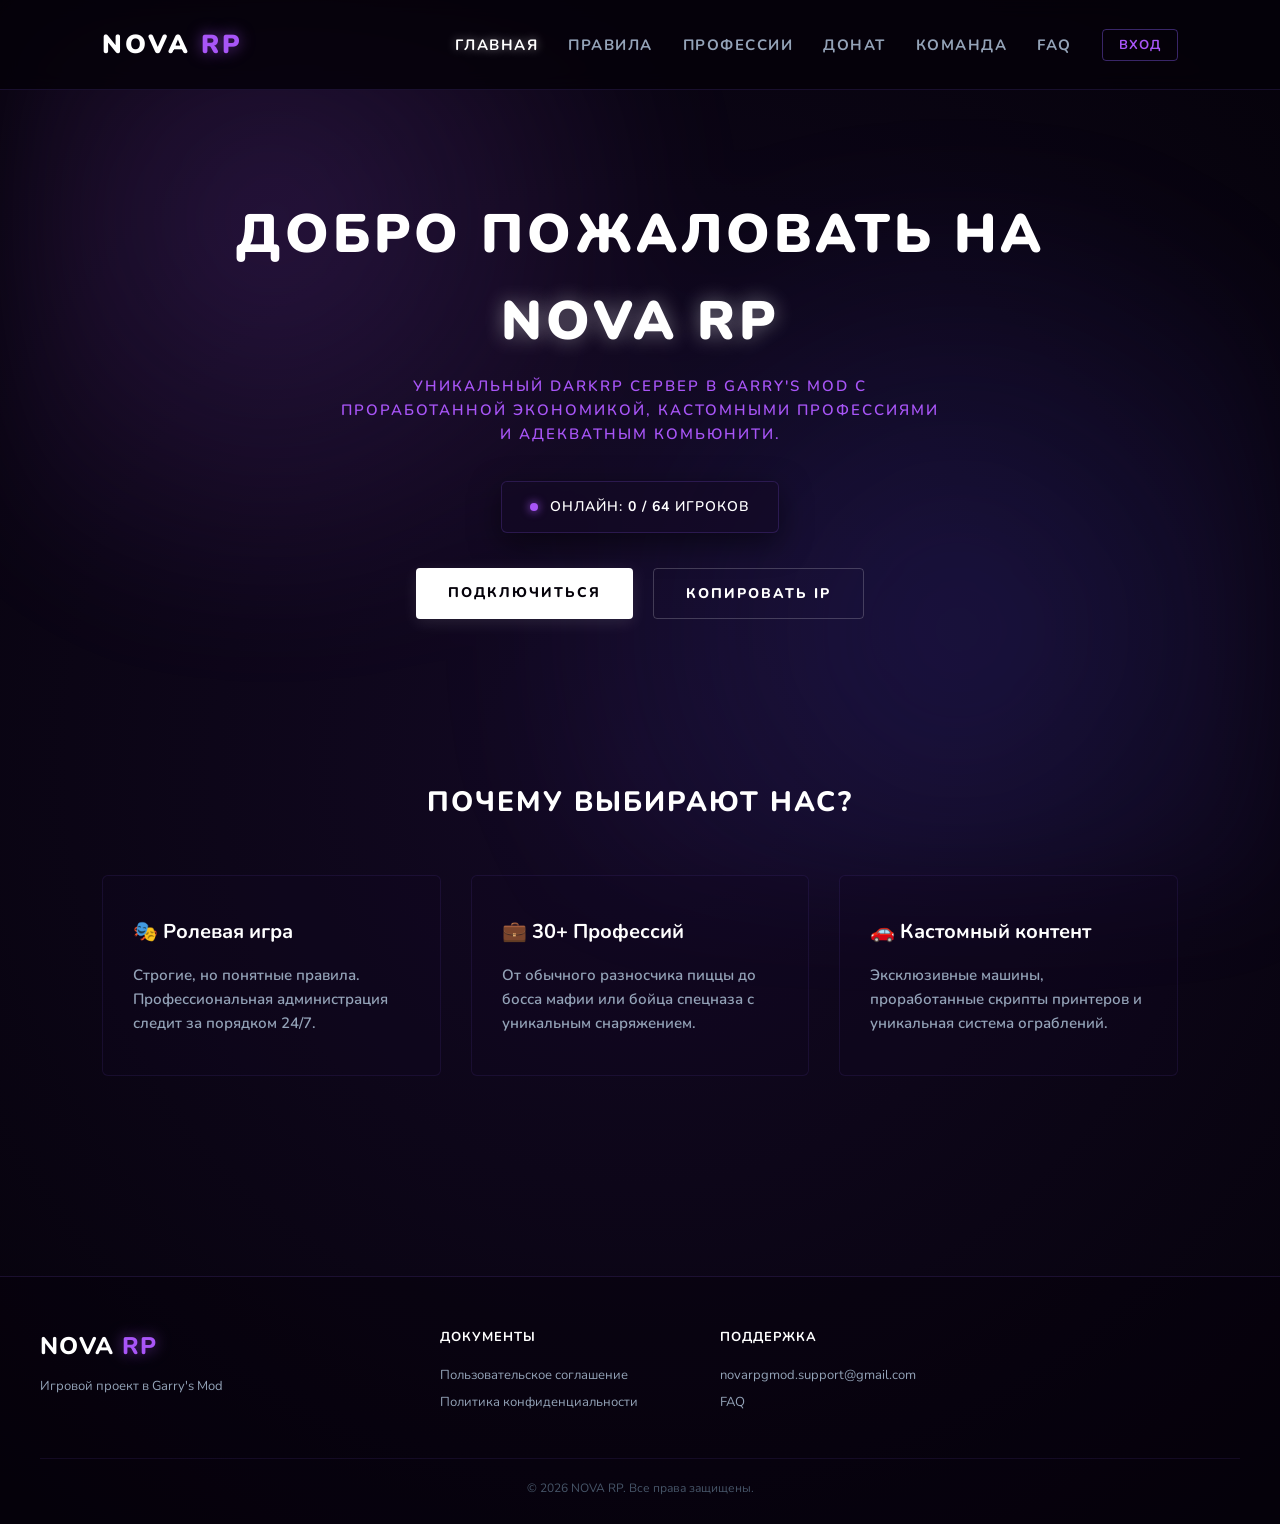
<file: index.html>
<!DOCTYPE html>
<html lang="ru">
<head>
    <meta charset="UTF-8">
    <meta name="viewport" content="width=device-width, initial-scale=1.0">
    <title>NOVA RP — Сервер Garry's Mod</title>
    <!-- Подключим шрифты и иконки позже, а пока базовые стили -->
<link rel="preconnect" href="https://fonts.googleapis.com">
<link rel="preconnect" href="https://fonts.gstatic.com" crossorigin>
<link href="https://fonts.googleapis.com/css2?family=Nunito:ital,wght@0,200..1000;1,200..1000&display=swap" rel="stylesheet">

    <link rel="stylesheet" href="style.css">
</head>
<body>

    <!-- Живой анимированный фон -->
    <div class="space-veil">
        <div class="nebula-cloud cloud-1"></div>
        <div class="nebula-cloud cloud-2"></div>
        <div class="nebula-cloud cloud-3"></div>

        <!-- ВОТ ЭТИ СТРОЧКИ: Добавляем 3 линии дыма -->
        <div class="smoke-line line-1"></div>
        <div class="smoke-line line-2"></div>
        <div class="smoke-line line-3"></div>
    </div>

    <!-- Шапка сайта (Навигация) -->
    <header>
        <div class="logo">NOVA <span>RP</span></div>
        <nav>
            <a href="index.html" class="active">Главная</a>
            <a href="rules.html">Правила</a>
            <a href="jobs.html">Профессии</a>
            <a href="donate.html">Донат</a>
            <a href="team.html">Команда</a>
            <a href="faq.html">FAQ</a>

            <button class="btn-login" id="nav-login-btn" onclick="handleLoginClick()">Вход</button>
        </nav>
    </header>

    <!-- Главный баннер (Hero Section) -->
    <section class="hero">
        <div class="hero-content">
            <h1>Добро пожаловать на <br><span class="neon-text">NOVA RP</span></h1>
            <p>Уникальный DarkRP сервер в Garry's Mod с проработанной экономикой, кастомными профессиями и адекватным комьюнити.</p>
            
            <!-- Информационная панель -->
            <div class="server-status">
                <span class="status-indicator"></span>
                <p>Онлайн: <strong id="player-count">48 / 64</strong> игроков</p>
            </div>

            <!-- Кнопки действий -->
            <div class="btn-group">
                <a href="steam://connect/45.95.31.47:27215" class="btn btn-primary">Подключиться</a>
                <button class="btn btn-secondary" onclick="copyIP()">Копировать IP</button>
            </div>
        </div>
    </section>

    <!-- Краткие особенности сервера -->
    <section class="features">
        <h2>Почему выбирают нас?</h2>
        <div class="features-grid">
            <div class="feature-card">
                <h3>🎭 Ролевая игра</h3>
                <p>Строгие, но понятные правила. Профессиональная администрация следит за порядком 24/7.</p>
            </div>
            <div class="feature-card">
                <h3>💼 30+ Профессий</h3>
                <p>От обычного разносчика пиццы до босса мафии или бойца спецназа с уникальным снаряжением.</p>
            </div>
            <div class="feature-card">
                <h3>🚗 Кастомный контент</h3>
                <p>Эксклюзивные машины, проработанные скрипты принтеров и уникальная система ограблений.</p>
            </div>
        </div>
    </section>

    <!-- Подвал сайта из вашего CSS -->
    <footer>
        <div class="footer-grid">
            <div class="footer-col">
                <div class="footer-logo">NOVA <span>RP</span></div>
                <p class="footer-desc">Игровой проект в Garry's Mod</p>
            </div>
            <div class="footer-col">
                <h4>Документы</h4>
                <a href="terms.pdf">Пользовательское соглашение</a>
                <a href="privacy.pdf">Политика конфиденциальности</a>
            </div>
            <div class="footer-col">
                <h4>Поддержка</h4>
                <a href="mailto:novarpgmod.support@gmail.com">novarpgmod.support@gmail.com</a>
                <a href="faq.html">FAQ</a>
            </div>
        </div>
        <div class="footer-bottom">
            &copy; 2026 NOVA RP. Все права защищены.
        </div>
    </footer>

    <script>
        // 1. КОПИРОВАНИЕ IP ПРИ КЛИКЕ НА КНОПКУ
        function copyIP() {
            const ip = "185.241.167.215:27015"; 
            navigator.clipboard.writeText(ip).then(() => {
                alert("IP адрес сервера скопирован в буфер обмена!");
            });
        }

        // ==========================================================================
        // 2. АВТОМАТИЧЕСКИЙ ЖИВОЙ ОНЛАЙН (ЧЕРЕЗ СТАБИЛЬНЫЙ РАБОЧИЙ ЭНДПОИНТ)
        // ==========================================================================
        function updateServerOnline() {
            const playerCountElement = document.getElementById('player-count');
            
            // Используем прямой и стабильный запрос к игровому серверу без фигурных скобок в URL
            fetch('https://gamespy.ru') 
                .then(response => {
                    if (!response.ok) throw new Error("Ошибка ответа сети");
                    return response.json();
                })
                .then(data => {
                    // Проверяем структуру данных ответа
                    if (data && data.online) {
                        const currentPlayers = data.players; // Текущие игроки
                        const maxPlayers = data.max_players; // Максимальные слоты
                        
                        playerCountElement.innerText = `${currentPlayers} / ${maxPlayers}`;
                    } else {
                        playerCountElement.innerText = "OFFLINE";
                    }
                })
                .catch(error => {
                    console.error("Ошибка при получении данных онлайна:", error);
                    // Пока сайт открыт локально через файл, тут будет писаться дефолтная цифра
                    playerCountElement.innerText = "0 / 64";
                });
        }

        // Запуск проверки при открытии
        updateServerOnline();

        // Обновление каждую минуту
        setInterval(updateServerOnline, 60000);
    </script>

    <script src="auth-check.js"></script>

</body>
</html>
</file>
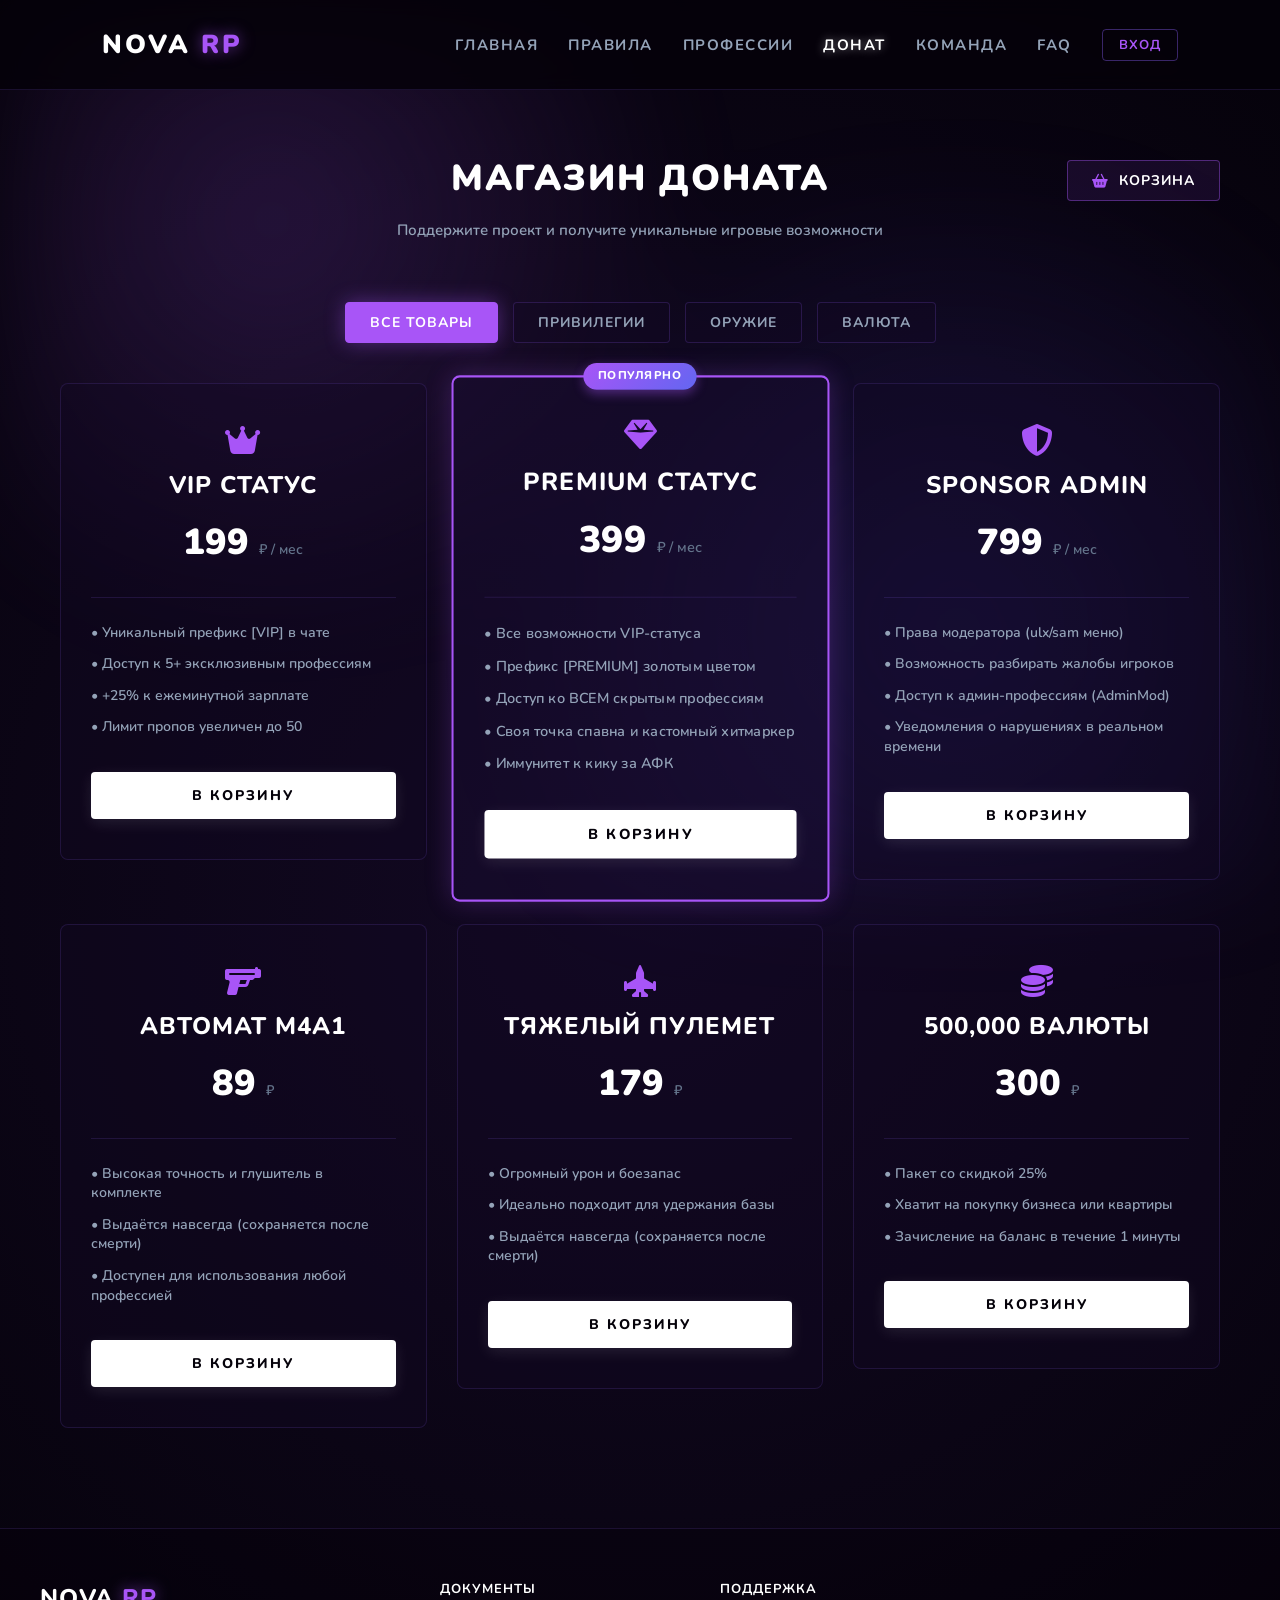
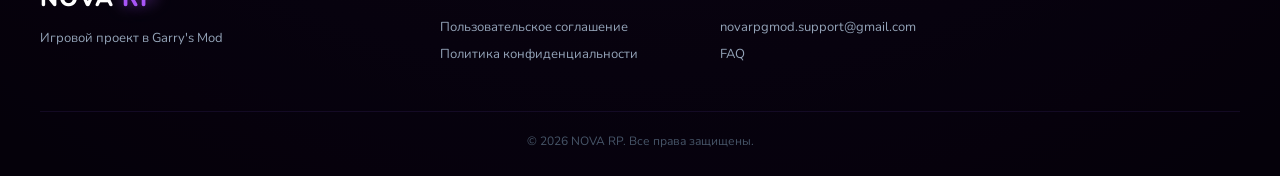
<file: donate.html>
<!DOCTYPE html>
<html lang="ru">
<head>
    <meta charset="UTF-8">
    <meta name="viewport" content="width=device-width, initial-scale=1.0">
    <title>Магазин доната — NOVA RP</title>
    <!-- Подключаем ваш файл стилей -->
    <link rel="stylesheet" href="style.css">
    <!-- Подключаем иконки FontAwesome (они нужны для карточек) -->
    <link rel="stylesheet" href="https://cdnjs.cloudflare.com/ajax/libs/font-awesome/6.5.1/css/all.min.css">
    
    <!-- Стили исключительно для новой корзины -->
    <style>
        .tabs-container { margin-bottom: 40px; }
        
        /* Модальное окно корзины (выезжает справа) */
        .cart-overlay {
            position: fixed;
            top: 0; left: 0;
            width: 100vw; height: 100vh;
            background: rgba(5, 2, 10, 0.8);
            backdrop-filter: blur(8px);
            z-index: 1000;
            display: flex;
            justify-content: flex-end;
            opacity: 0;
            pointer-events: none;
            transition: opacity 0.3s ease;
        }
        .cart-overlay.active { opacity: 1; pointer-events: auto; }
        
        .cart-sidebar {
            width: 100%; max-width: 420px; height: 100vh;
            background: #130924;
            border-left: 1px solid rgba(138, 92, 246, 0.3);
            padding: 30px;
            display: flex; flex-direction: column;
            transform: translateX(100%);
            transition: transform 0.3s ease;
            box-shadow: -10px 0 30px rgba(0,0,0,0.5);
        }
        .cart-overlay.active .cart-sidebar { transform: translateX(0); }
        .cart-header { display: flex; justify-content: space-between; align-items: center; border-bottom: 1px solid rgba(138, 92, 246, 0.15); padding-bottom: 20px; margin-bottom: 20px; }
        .cart-items-list { flex: 1; overflow-y: auto; margin-bottom: 20px; }
        
        .cart-item-row { display: flex; justify-content: space-between; align-items: center; background: rgba(5, 2, 10, 0.4); border: 1px solid rgba(138, 92, 246, 0.1); padding: 15px; border-radius: 6px; margin-bottom: 12px; }
        .cart-item-qty { display: flex; align-items: center; background: rgba(19, 9, 36, 0.6); border: 1px solid rgba(138, 92, 246, 0.2); border-radius: 4px; }
        .cart-item-qty button { background: transparent; border: none; color: #fff; padding: 5px 10px; cursor: pointer; font-weight: bold; }
        .cart-item-qty span { padding: 0 5px; font-weight: bold; }
        
        .cart-footer { border-top: 1px solid rgba(138, 92, 246, 0.15); padding-top: 20px; }
        .steam-input { width: 100%; background: rgba(5, 2, 10, 0.6); border: 1px solid rgba(138, 92, 246, 0.3); padding: 12px; color: #fff; border-radius: 4px; margin-bottom: 15px; outline: none; }
        .steam-input:focus { border-color: #a855f7; }
        .cart-total { display: flex; justify-content: space-between; font-size: 18px; font-weight: 800; color: #fff; margin-bottom: 15px; }
        
        #cart-count { background: #ef4444; color: white; font-size: 11px; padding: 2px 7px; border-radius: 10px; margin-left: 5px; }
        .btn-trash { background: transparent; border: none; color: #4b5563; cursor: pointer; margin-left: 10px; transition: color 0.2s; }
        .btn-trash:hover { color: #f87171; }
    </style>
</head>
<body>

    <!-- Живая атласная вуаль из вашего дизайна -->
    <div class="space-veil">
        <div class="nebula-cloud cloud-1"></div>
        <div class="nebula-cloud cloud-2"></div>
    </div>

    <!-- Шапка сайта -->
    <header>
        <div class="logo">NOVA <span>RP</span></div>
        <nav>
            <a href="index.html">Главная</a>
            <a href="rules.html">Правила</a>
            <a href="jobs.html">Профессии</a>
            <a href="donate.html" class="active">Донат</a>
            <a href="team.html">Команда</a>
            <a href="faq.html">FAQ</a>
            <button class="btn-login" id="auth-btn">Вход</button>
        </nav>
    </header>

    <!-- Главный контейнер доната -->
    <div class="donate-container" style="position: relative;">
        
        <!-- Кнопка Корзины, зафиксированная в верхнем правом углу контейнера -->
        <div style="position: absolute; top: 10px; right: 20px;">
            <button id="cart-btn" class="tab-btn" style="background-color: rgba(168, 85, 247, 0.1); border-color: rgba(168, 85, 247, 0.4); color: #fff; padding: 10px 24px; display: inline-flex; align-items: center; gap: 10px;">
                <i class="fas fa-shopping-basket" style="color: #a855f7;"></i>
                <span>Корзина</span>
                <span id="cart-count" style="display:none; background: #ef4444; color: white; font-size: 11px; padding: 2px 7px; border-radius: 10px; font-weight: 800; line-height: 1;">0</span>
            </button>
        </div>

        <h1>Магазин <span>Доната</span></h1>
        <p class="donate-subtitle">Поддержите проект и получите уникальные игровые возможности</p>

        <!-- Категории товаров (Вкладки) -->
        <div class="tabs-container" id="categories-container">
            <button class="tab-btn active" data-category="all">Все товары</button>
            <button class="tab-btn" data-category="donat">Привилегии</button>
            <button class="tab-btn" data-category="weapons">Оружие</button>
            <button class="tab-btn" data-category="currency">Валюта</button>
        </div>

        <!-- Сетка доната -->
        <div class="donate-grid" id="products-grid">
            <!-- Сюда JS загрузит карточки -->
        </div>
    </div>

    <!-- Модальное окно Корзины -->
    <div id="cart-modal" class="cart-overlay">
        <div class="cart-sidebar">
            <div class="cart-header">
                <h2 style="color: #fff; font-weight: 800;"><i class="fas fa-shopping-cart accent-text"></i> Корзина</h2>
                <button id="close-cart" style="background:transparent; border:none; color:#fff; font-size:20px; cursor:pointer;"><i class="fas fa-times"></i></button>
            </div>

            <!-- Список выбранных товаров -->
            <div id="cart-items" class="cart-items-list">
                <!-- Заполняется через JS -->
            </div>

            <!-- Подвал корзины -->
            <div class="cart-footer">
                <label style="color: #64748b; font-size: 12px; font-weight: 700; text-transform: uppercase; display: block; margin-bottom: 5px;">Ваш SteamID / Ник:</label>
                

                <div class="cart-total">
                    <span>Итого к оплате:</span>
                    <span class="accent-text" id="cart-total-summary">0 ₽</span>
                </div>

                <button id="checkout-btn" class="btn btn-primary" style="width: 100%;">Перейти к оплате</button>
            </div>
        </div>
    </div>

        <!-- Подвал сайта из вашего CSS -->
    <footer>
        <div class="footer-grid">
            <div class="footer-col">
                <div class="footer-logo">NOVA <span>RP</span></div>
                <p class="footer-desc">Игровой проект в Garry's Mod</p>
            </div>
            <div class="footer-col">
                <h4>Документы</h4>
                <a href="terms.pdf">Пользовательское соглашение</a>
                <a href="privacy.pdf">Политика конфиденциальности</a>
            </div>
            <div class="footer-col">
                <h4>Поддержка</h4>
                <a href="mailto:novarpgmod.support@gmail.com">novarpgmod.support@gmail.com</a>
                <a href="faq.html">FAQ</a>
            </div>
        </div>
        <div class="footer-bottom">
            &copy; 2026 NOVA RP. Все права защищены.
        </div>
    </footer>

    <!-- Скрипт логики магазина -->
    <script>
        // 1. Обновленная база данных товаров (Вместо кейсов — Оружие)
        const products = [
            { id: 'vip', name: 'VIP статус', price: 199, category: 'donat', icon: 'fa-crown', featured: false, features: ['Уникальный префикс [VIP] в чате', 'Доступ к 5+ эксклюзивным профессиям', '+25% к ежеминутной зарплате', 'Лимит пропов увеличен до 50'] },
            { id: 'premium', name: 'PREMIUM статус', price: 399, category: 'donat', icon: 'fa-gem', featured: true, features: ['Все возможности VIP-статуса', 'Префикс [PREMIUM] золотым цветом', 'Доступ ко ВСЕМ скрытым профессиям', 'Своя точка спавна и кастомный хитмаркер', 'Иммунитет к кику за АФК'] },
            { id: 'sponsor', name: 'Sponsor Admin', price: 799, category: 'donat', icon: 'fa-shield-halved', featured: false, features: ['Права модератора (ulx/sam меню)', 'Возможность разбирать жалобы игроков', 'Доступ к админ-профессиям (AdminMod)', 'Уведомления о нарушениях в реальном времени'] },
            { id: 'wpn_m4a1', name: 'Автомат M4A1', price: 89, category: 'weapons', icon: 'fa-gun', featured: false, features: ['Высокая точность и глушитель в комплекте', 'Выдаётся навсегда (сохраняется после смерти)', 'Доступен для использования любой профессией'] },
            { id: 'wpn_minigun', name: 'Тяжелый Пулемет', price: 179, category: 'weapons', icon: 'fa-jet-fighter-up', featured: false, features: ['Огромный урон и боезапас', 'Идеально подходит для удержания базы', 'Выдаётся навсегда (сохраняется после смерти)'] },
            { id: 'money_500k', name: '500,000 Валюты', price: 300, category: 'currency', icon: 'fa-coins', featured: false, features: ['Пакет со скидкой 25%', 'Хватит на покупку бизнеса или квартиры', 'Зачисление на баланс в течение 1 минуты'] }
        ];

        // Получаем сохраненную корзину или создаем пустую
        let cart = JSON.parse(localStorage.getItem('nova_rp_cart')) || [];

        // Получаем элементы интерфейса
        const productsGrid = document.getElementById('products-grid');
        const categoriesContainer = document.getElementById('categories-container');

        // 2. Функция рендеринга карточек товаров
        function renderProducts(categoryFilter = 'all') {
            productsGrid.innerHTML = '';
            
            // Фильтруем массив товаров по выбранной категории
            const filtered = categoryFilter === 'all' 
                ? products 
                : products.filter(p => p.category === categoryFilter);

            filtered.forEach(product => {
                const featuresHtml = product.features.map(f => `<li>• ${f}</li>`).join('');
                const card = document.createElement('div');
                
                // Используем ваши классы: для PREMIUM добавляем класс featured
                card.className = product.featured ? "donate-card featured" : "donate-card";
                
                card.innerHTML = `
                    ${product.featured ? '<div class="popular-badge">Популярно</div>' : ''}
                    <div class="donate-header">
                        <i class="fas ${product.icon}" style="font-size: 32px; color: #a855f7; margin-bottom: 10px; display:block;"></i>
                        <h3>${product.name}</h3>
                        <div class="price">${product.price} <span>₽ ${product.category === 'donat' ? '/ мес' : ''}</span></div>
                    </div>
                    <ul class="donate-features" style="flex-grow:1;">
                        ${featuresHtml}
                    </ul>
                    <button onclick="addToCart('${product.id}')" class="btn btn-primary donate-btn">В корзину</button>
                `;
                productsGrid.appendChild(card);
            });
        }

        // 3. Логика переключения категорий (Вкладок)
        categoriesContainer.addEventListener('click', (e) => {
            const btn = e.target.closest('.tab-btn');
            if (!btn) return;
            
            document.querySelectorAll('.tab-btn').forEach(b => b.classList.remove('active'));
            btn.classList.add('active');
            renderProducts(btn.dataset.category);
        });

        // Первичный запуск вывода товаров
        renderProducts();
        // ==========================================================================
        // 4. ЛОГИКА РАБОТЫ КОРЗИНЫ И ОБНОВЛЕНИЯ ИНТЕРФЕЙСА
        // ==========================================================================
        
        const cartModal = document.getElementById('cart-modal');
        const cartBtn = document.getElementById('cart-btn');
        const closeCart = document.getElementById('close-cart');
        const cartItemsContainer = document.getElementById('cart-items');
        const cartCountBadge = document.getElementById('cart-count');
        const cartTotalSummary = document.getElementById('cart-total-summary');
        const checkoutBtn = document.getElementById('checkout-btn');
        const playerIdentityInput = document.getElementById('player-identity');

        function updateCartUI() {
            cartItemsContainer.innerHTML = '';
            let total = 0;
            let totalItems = 0;

            if (cart.length === 0) {
                cartItemsContainer.innerHTML = '<div style="text-align:center; color:#64748b; margin-top:40px;">Корзина пуста</div>';
                cartCountBadge.style.display = 'none';
            } else {
                cartCountBadge.style.display = 'inline-block';
                cart.forEach(item => {
                    total += item.price * item.quantity;
                    totalItems += item.quantity;

                    const row = document.createElement('div');
                    row.className = "cart-item-row";
                    row.innerHTML = `
                        <div>
                            <div style="color:#fff; font-weight:700; font-size:14px;">${item.name}</div>
                            <div style="color:#a855f7; font-size:12px;">${item.price} ₽</div>
                        </div>
                        <div style="display:flex; align-items:center;">
                            <div class="cart-item-qty">
                                <button onclick="changeQuantity('${item.id}', -1)">-</button>
                                <span>${item.quantity}</span>
                                <button onclick="changeQuantity('${item.id}', 1)">+</button>
                            </div>
                            <button onclick="removeFromCart('${item.id}')" class="btn-trash"><i class="fas fa-trash-can"></i></button>
                        </div>
                    `;
                    cartItemsContainer.appendChild(row);
                });
                cartCountBadge.textContent = totalItems;
            }
            cartTotalSummary.textContent = `${total} ₽`;
            localStorage.setItem('nova_rp_cart', JSON.stringify(cart));
        }

        // Функции глобальной области видимости для кнопок в карточках товаров
        window.addToCart = function(id) {
            const product = products.find(p => p.id === id);
            const existing = cart.find(item => item.id === id);
            if (existing) { 
                existing.quantity += 1; 
            } else { 
                cart.push({ ...product, quantity: 1 }); 
            }
            updateCartUI();
        };

        window.changeQuantity = function(id, change) {
            const item = cart.find(item => item.id === id);
            if (!item) return;
            item.quantity += change;
            if (item.quantity <= 0) { 
                removeFromCart(id); 
            } else { 
                updateCartUI(); 
            }
        };

        window.removeFromCart = function(id) {
            cart = cart.filter(item => item.id !== id);
            updateCartUI();
        };

        // Управление открытием / закрытием окна
        cartBtn.addEventListener('click', () => cartModal.classList.add('active'));
        closeCart.addEventListener('click', () => cartModal.classList.remove('active'));
        cartModal.addEventListener('click', (e) => { 
            if(e.target === cartModal) cartModal.classList.remove('active'); 
        });

        // ==========================================================================
        // 5. ВАЛИДАЦИЯ И ОФОРМЛЕНИЕ ЗАКАЗА
        // ==========================================================================
        checkoutBtn.addEventListener('click', () => {
            if (cart.length === 0) { 
                alert('Ваша корзина пуста!'); 
                return; 
            }
            const playerIdentity = playerIdentityInput.value.trim();
            if (!playerIdentity) { 
                alert('Пожалуйста, введите ваш SteamID или Ник для корректной выдачи!'); 
                playerIdentityInput.focus(); 
                return; 
            }

            const totalSum = cart.reduce((s, i) => s + (i.price * i.quantity), 0);
            alert(`Заказ оформлен для игрока: ${playerIdentity}!\nИтоговая сумма: ${totalSum} ₽\n\nПеренаправляем на платежную систему...`);
            
            // Очищаем состояние после симуляции покупки
            cart = []; 
            playerIdentityInput.value = ''; 
            updateCartUI(); 
            cartModal.classList.remove('active');
        });

        // Первичный вызов для синхронизации корзины из памяти
        updateCartUI();



        // ==========================================================================
        // ИНТЕГРАЦИЯ С ПЛАТЕЖНОЙ СИСТЕМОЙ (FREEKASSA / UNITPAY)
        // ==========================================================================
        checkoutBtn.addEventListener('click', () => {
            if (cart.length === 0) { 
                alert('Ваша корзина пуста!'); 
                return; 
            }
            
            const playerIdentity = playerIdentityInput.value.trim();
            if (!playerIdentity) { 
                alert('Пожалуйста, введите ваш SteamID или Ник!'); 
                playerIdentityInput.focus(); 
                return; 
            }

            // Настройки вашего магазина в платежной системе
            const MERCHANT_ID = '12345'; // ИД вашего магазина во FreeKassa (получите в панели)
            const SECRET_WORD = 'secret_key_123'; // Секретное слово №1 из настроек FreeKassa

            const totalSum = cart.reduce((s, i) => s + (i.price * i.quantity), 0);
            const orderId = 'NOVA_' + Date.now(); // Уникальный номер платежа
            
            // Описание платежа для отображения в чеке игроку
            const description = `Покупка доната на NOVA RP для игрока ${playerIdentity}`;

            // В реальной интеграции здесь создается хэш-подпись платежа. 
            // Для FreeKassa формула: merchant_id + totalSum + secret_word + currency + order_id
            // Пока сымитируем переход на платежный шлюз:
            const paymentUrl = `https://freekassa.ru{MERCHANT_ID}&oa=${totalSum}&o=${orderId}&s=0&us_steamid=${encodeURIComponent(playerIdentity)}`;

            alert(`Заказ #${orderId} успешно создан!\nИгрок: ${playerIdentity}\nСумма: ${totalSum} ₽\n\nСейчас вы будете перенаправлены на платежную систему.`);

            // Очищаем корзину, чтобы игрок не оплатил дважды случайно
            cart = []; 
            playerIdentityInput.value = ''; 
            updateCartUI(); 
            cartModal.classList.remove('active');

            // Перенаправляем игрока на платежную систему
            window.location.href = paymentUrl;
        });

    </script>
</body>
</html>
</file>
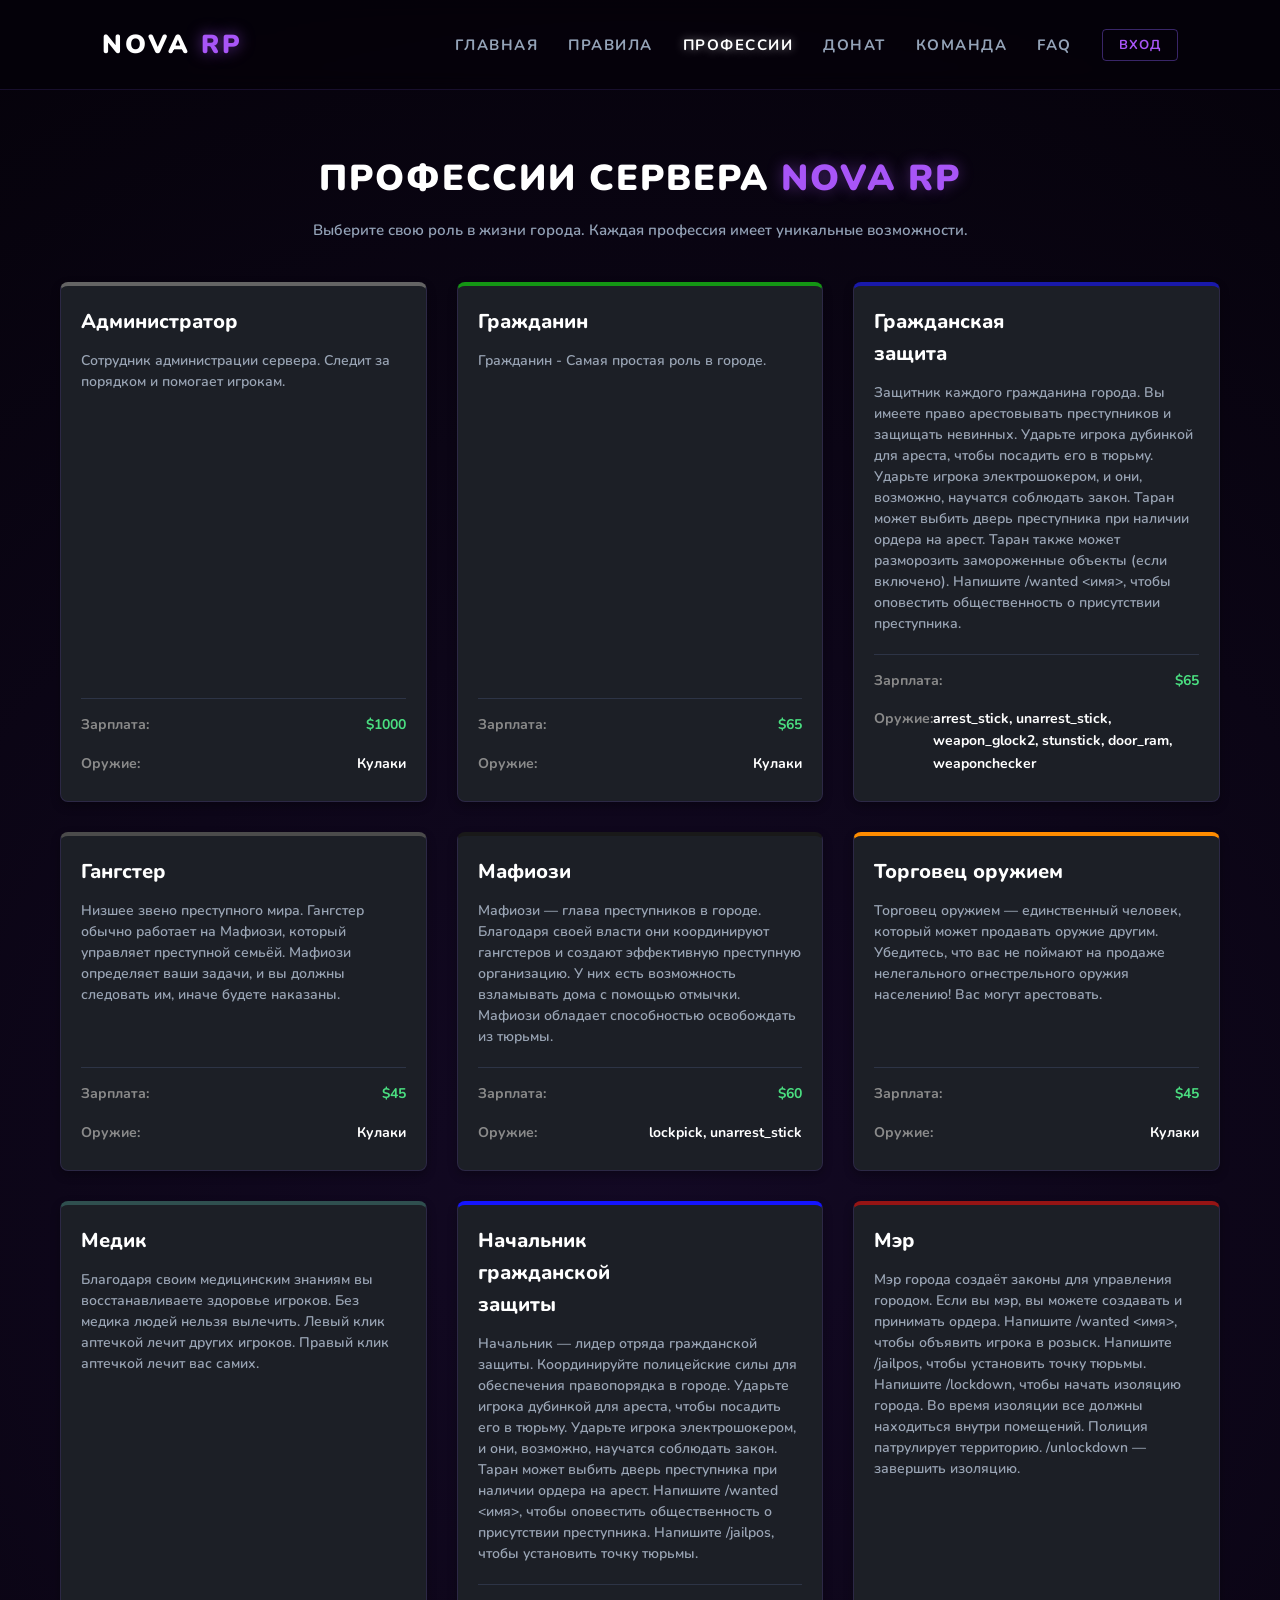
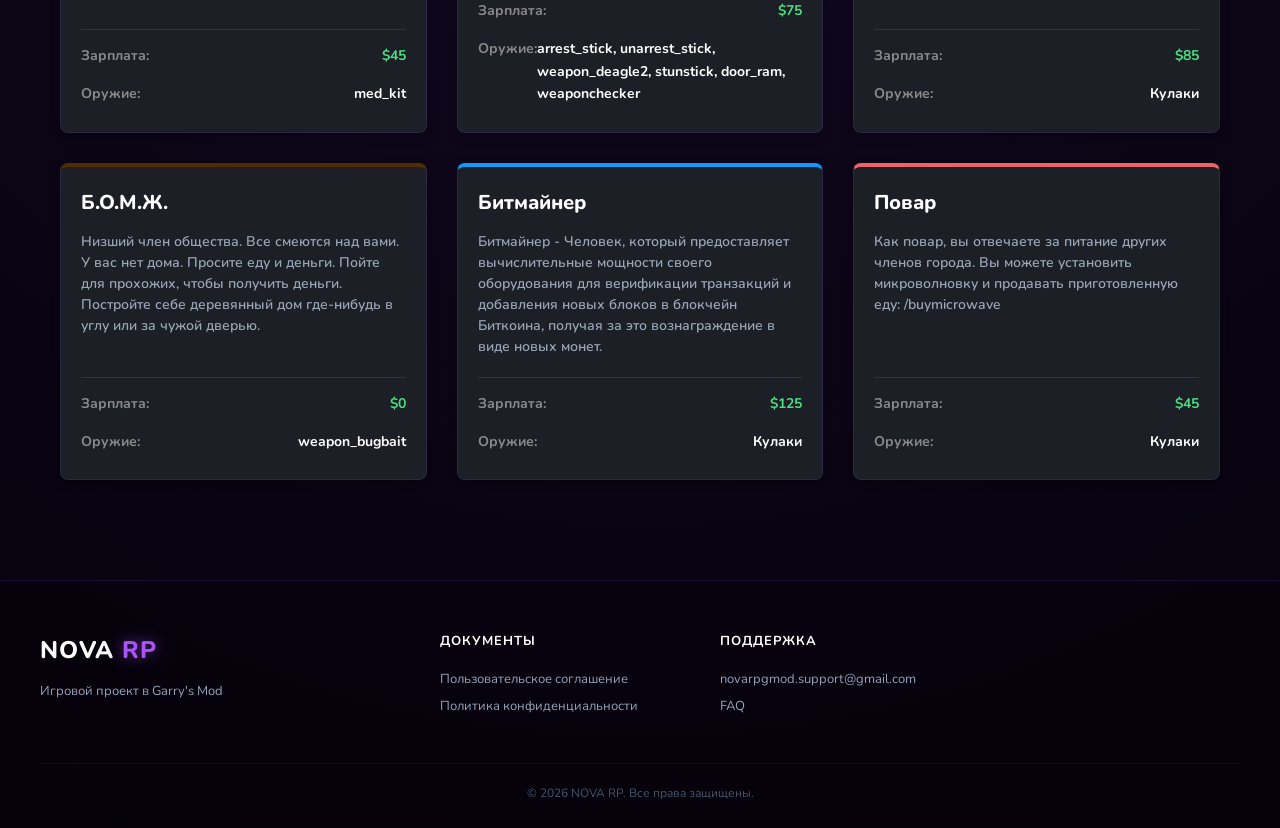
<file: jobs.html>
<!DOCTYPE html>
<html lang="ru">
<head>
    <meta charset="UTF-8">
    <meta name="viewport" content="width=device-width, initial-scale=1.0">
    <title>Профессии сервера — NOVA RP</title>
    <link rel="stylesheet" href="style.css">
    <style>
        /* Оптимизированные стили под единый список профессий */
        .job-card {
            border-top: 4px solid #3b82f6;
            display: flex;
            flex-direction: column;
            justify-content: space-between;
            background-color: #1c1f26; /* Темный фон карточки под стиль Garry's Mod */
            border-radius: 8px;
            padding: 20px;
            box-shadow: 0 4px 10px rgba(0, 0, 0, 0.3);
            transition: transform 0.2s;
        }
        .job-card:hover {
            transform: translateY(-2px);
        }
        .job-card h3 {
            margin-top: 0;
            margin-bottom: 12px;
            font-size: 20px;
            color: #fff;
        }
        .job-desc {
            color: #9aa5b5;
            font-size: 14px;
            line-height: 1.5;
            margin-bottom: 20px;
            flex-grow: 1;
        }
        .job-stats {
            border-top: 1px solid #2d3446;
            padding-top: 15px;
        }
        .job-stats div {
            display: flex;
            justify-content: space-between;
            margin-bottom: 6px;
            font-size: 14px;
        }
        .job-stats span {
            color: #8a8a8a;
        }
        .job-stats strong {
            color: #fff;
        }
        .status-loading {
            text-align: center;
            grid-column: 1 / -1;
            padding: 40px;
            color: #8a8a8a;
            font-size: 18px;
        }
    </style>
</head>
<body>

    <!-- Шапка сайта -->
    <header>
        <div class="logo">NOVA <span>RP</span></div>
        <nav>
            <a href="index.html">Главная</a>
            <a href="rules.html">Правила</a>
            <a href="jobs.html" class="active">Профессии</a>
            <a href="donate.html">Донат</a>
            <a href="team.html">Команда</a>
            <a href="faq.html">FAQ</a>

            <button class="btn-login" id="nav-login-btn" onclick="handleLoginClick()">Вход</button>
        </nav>
    </header>

    <main class="jobs-container">
        <h1>Профессии сервера <span class="accent-text">NOVA RP</span></h1>
        <p class="jobs-subtitle">Выберите свою роль в жизни города. Каждая профессия имеет уникальные возможности.</p>

        <!-- Сетка карточек с профессиями без фильтрации -->
        <div class="jobs-grid" id="dynamic-jobs-grid">
            <div id="jobs-status" class="status-loading">Загрузка актуального списка вакансий...</div>
        </div>
    </main>
    
    <!-- Подвал сайта из вашего CSS -->
    <footer>
        <div class="footer-grid">
            <div class="footer-col">
                <div class="footer-logo">NOVA <span>RP</span></div>
                <p class="footer-desc">Игровой проект в Garry's Mod</p>
            </div>
            <div class="footer-col">
                <h4>Документы</h4>
                <a href="terms.pdf">Пользовательское соглашение</a>
                <a href="privacy.pdf">Политика конфиденциальности</a>
            </div>
            <div class="footer-col">
                <h4>Поддержка</h4>
                <a href="mailto:novarpgmod.support@gmail.com">novarpgmod.support@gmail.com</a>
                <a href="faq.html">FAQ</a>
            </div>
        </div>
        <div class="footer-bottom">
            &copy; 2026 NOVA RP. Все права защищены.
        </div>
    </footer>

    <!-- Скрипт автоматического парсинга без фильтров -->
    <script>
        const LUA_FILE_URL = './data/jobs.lua'; // Относительный путь к вашему файлу на GitHub
        const BASE_NORMAL_SALARY = 45;         // Базовая зарплата из настроек игрового мода

        async function loadLuaJobs() {
            const statusEl = document.getElementById('jobs-status');
            const gridEl = document.getElementById('dynamic-jobs-grid');

            try {
                const response = await fetch(LUA_FILE_URL);
                if (!response.ok) throw new Error('Не удалось загрузить файл jobs.lua из папки data/');

                const luaText = await response.text();
                const jobs = parseLua(luaText);

                if (jobs.length === 0) {
                    statusEl.innerText = 'В файле конфигурации не найдено активных профессий.';
                    return;
                }

                statusEl.style.display = 'none';
                renderCards(jobs, gridEl);
            } catch (err) {
                statusEl.innerHTML = `<span style="color:#ef4444;">Ошибка загрузки: ${err.message}</span>`;
                console.error(err);
            }
        }

        function parseLua(text) {
            const jobs = [];
            const jobRegex = /DarkRP\.createJob\s*\(\s*"([^"]+)"\s*,\s*\{([\s\S]*?)\}\s*\)/g;
            let match;

            while ((match = jobRegex.exec(text)) !== null) {
                const name = match[1];
                const body = match[2];

                // Безопасное извлечение описания с очисткой от квадратных скобок Lua [[ ]]
                let description = extractLuaField(body, 'description') || 'Описание отсутствует.';
                description = description.replace(/^\[\[\s*/, '').replace(/\s*\]\]\$/, '').trim();

                // Вычисление зарплаты
                let salary = extractLuaField(body, 'salary') || '0';
                if (salary.includes('GAMEMODE.Config.normalsalary')) {
                    const multMatch = salary.match(/\*\s*([\d.]+)/);
                    const multiplier = multMatch ? parseFloat(multMatch[1]) : 1;
                    salary = `$${Math.round(BASE_NORMAL_SALARY * multiplier)}`;
                } else {
                    salary = `$${salary.replace(/["']/g, '').trim()}`;
                }

                // Парсинг доступного оружия
                let weaponsText = 'Кулаки';
                const weaponsMatch = body.match(/weapons\s*=\s*\{([\s\S]*?)\}/);
                if (weaponsMatch && weaponsMatch[1].trim() !== '') {
                    const weaponsArray = weaponsMatch[1]
                        .replace(/["']/g, '')
                        .split(',')
                        .map(w => w.trim())
                        .filter(w => w.length > 0 && !w.startsWith('--'));
                    if (weaponsArray.length > 0) {
                        weaponsText = weaponsArray.join(', ');
                    }
                }

                // Парсинг цвета верхней рамки карточки
                const colorMatch = body.match(/Color\s*\(\s*(\d+)\s*,\s*(\d+)\s*,\s*(\d+)/);
                const color = colorMatch ? `rgb(${colorMatch[1]}, ${colorMatch[2]}, ${colorMatch[3]})` : '#3b82f6';

                jobs.push({ name, description, salary, weaponsText, color });
            }
            return jobs;
        }

        function extractLuaField(body, fieldName) {
            const regex = new RegExp(`${fieldName}\\s*=\\s*(?:\\[\\[([\\s\\S]*?)\\]\\]|["']([^"']*)["']|([\\w\\d\\.\\*\\s_-]+))`);
            const match = body.match(regex);
            if (!match) return null;

            let val = (match[1] || match[2] || match[3] || '').trim();
            if (val.includes('--')) {
                val = val.split('--')[0].trim();
            }
            return val;
        }

        function renderCards(jobs, container) {
            jobs.forEach(job => {
                const card = document.createElement('div');
                card.className = 'job-card';
                card.style.borderTopColor = job.color;

                card.innerHTML = `
                    <h3>${job.name}</h3>
                    <p class="job-desc">${job.description}</p>
                    <div class="job-stats">
                        <div><span>Зарплата:</span> <strong>${job.salary}</strong></div>
                        <div><span>Оружие:</span> <strong>${job.weaponsText}</strong></div>
                    </div>
                `;
                container.appendChild(card);
            });
        }

        // Запуск при полной готовности DOM
        window.addEventListener('DOMContentLoaded', loadLuaJobs);
    </script>

    <script src="auth-check.js"></script>
</body>
</html>
</file>
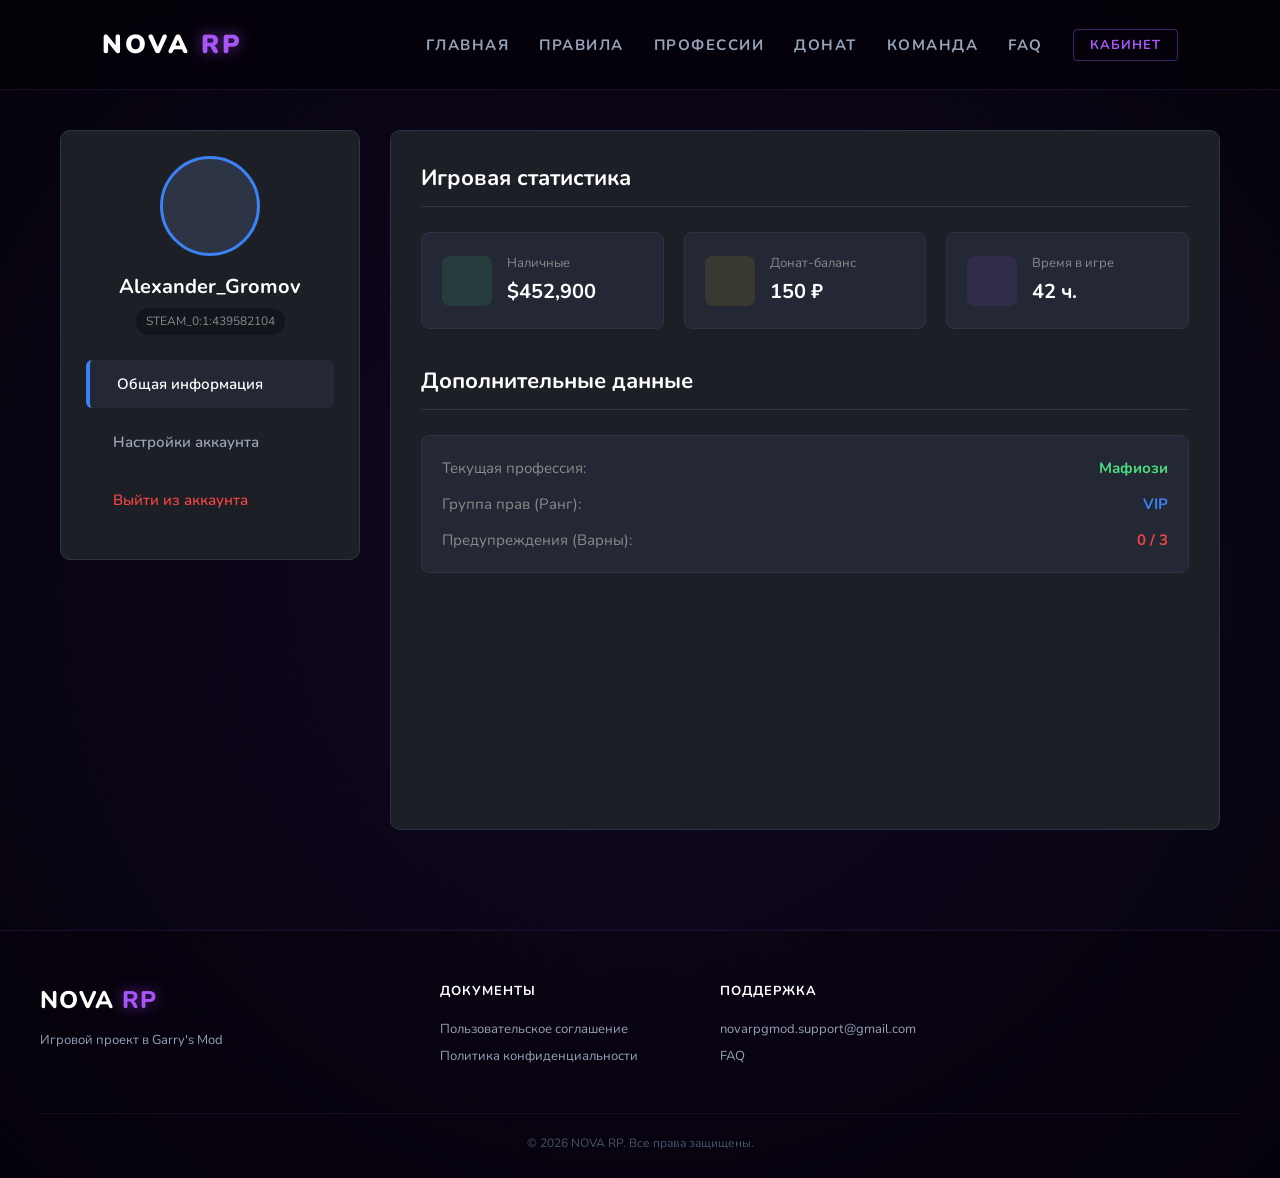
<file: profile.html>
<!DOCTYPE html>
<html lang="ru">
<head>
    <meta charset="UTF-8">
    <meta name="viewport" content="width=device-width, initial-scale=1.0">
    <title>Личный кабинет — NOVA RP</title>
    <link rel="stylesheet" href="style.css">
    <link rel="stylesheet" href="https://cloudflare.com">
    <style>
        /* Стили игрового личного кабинета */
        .profile-container {
            max-width: 1200px;
            margin: 40px auto;
            padding: 0 20px;
            display: grid;
            grid-template-columns: 300px 1fr;
            gap: 30px;
            min-height: calc(100vh - 200px);
        }

        @media (max-width: 900px) {
            .profile-container {
                grid-template-columns: 1fr;
            }
        }

        /* Боковая панель ЛК */
        .profile-sidebar {
            background: #1c1f26;
            border-radius: 10px;
            padding: 25px;
            border: 1px solid #2d3446;
            height: fit-content;
            text-align: center;
        }

        .avatar-block {
            position: relative;
            width: 100px;
            height: 100px;
            margin: 0 auto 15px;
            background: #2d3446;
            border-radius: 50%;
            display: flex;
            align-items: center;
            justify-content: center;
            font-size: 40px;
            color: #3b82f6;
            border: 3px solid #3b82f6;
        }

        .user-name {
            font-size: 20px;
            font-weight: 700;
            color: #fff;
            margin-bottom: 5px;
        }

        .user-sid {
            font-size: 12px;
            color: #8a8a8a;
            background: #13151c;
            padding: 4px 10px;
            border-radius: 20px;
            display: inline-block;
            margin-bottom: 25px;
        }

        .lk-nav {
            list-style: none;
            text-align: left;
        }

        .lk-nav li {
            margin-bottom: 10px;
        }

        .lk-nav a {
            display: flex;
            align-items: center;
            gap: 12px;
            color: #9aa5b5;
            text-decoration: none;
            padding: 12px 15px;
            border-radius: 6px;
            font-weight: 600;
            font-size: 15px;
            transition: all 0.2s;
        }

        .lk-nav a:hover, .lk-nav a.active {
            background: #232834;
            color: #fff;
        }

        .lk-nav a.active {
            border-left: 4px solid #3b82f6;
        }

        /* Главная зона контента */
        .profile-content {
            background: #1c1f26;
            border-radius: 10px;
            padding: 30px;
            border: 1px solid #2d3446;
        }

        .section-title {
            font-size: 22px;
            color: #fff;
            margin-bottom: 25px;
            font-weight: 700;
            border-bottom: 1px solid #2d3446;
            padding-bottom: 10px;
        }

        /* Виджеты статистики */
        .stats-grid {
            display: grid;
            grid-template-columns: repeat(auto-fit, minmax(220px, 1fr));
            gap: 20px;
            margin-bottom: 35px;
        }

        .stat-box {
            background: #232834;
            border-radius: 8px;
            padding: 20px;
            border: 1px solid #2d3446;
            display: flex;
            align-items: center;
            gap: 15px;
        }

        .stat-icon {
            width: 50px;
            height: 50px;
            background: rgba(59, 130, 246, 0.1);
            color: #3b82f6;
            border-radius: 8px;
            display: flex;
            align-items: center;
            justify-content: center;
            font-size: 22px;
        }

        .stat-icon.money { background: rgba(74, 222, 128, 0.1); color: #4ade80; }
        .stat-icon.donate { background: rgba(250, 204, 21, 0.1); color: #facc15; }
        .stat-icon.time { background: rgba(168, 85, 247, 0.1); color: #a855f7; }

        .stat-info p {
            font-size: 13px;
            color: #8a8a8a;
            margin: 0;
        }

        .stat-info h3 {
            font-size: 20px;
            color: #fff;
            margin-top: 2px;
        }
    </style>
</head>
<body>

    <!-- Шапка сайта -->
    <header>
        <div class="logo">NOVA <span>RP</span></div>
        <nav>
            <a href="index.html">Главная</a>
            <a href="rules.html">Правила</a>
            <a href="jobs.html">Профессии</a>
            <a href="donate.html">Донат</a>
            <a href="team.html">Команда</a>
            <a href="faq.html">FAQ</a>

            <button class="btn-login active" id="nav-login-btn" onclick="location.href='profile.html'">Кабинет</button>
        </nav>
    </header>

    <div class="profile-container">
        
        <!-- Сайдбар -->
        <aside class="profile-sidebar">
            <div class="avatar-block">
                <i class="fa-solid fa-user-shield"></i>
            </div>
            <div class="user-name" id="username-display">Загрузка...</div>
            <div class="user-sid" id="steamid-display">STEAM_0:0:00000000</div>

            <ul class="lk-nav">
                <li><a href="#" class="active" onclick="switchTab('main')"><i class="fa-solid fa-gauge"></i> Общая информация</a></li>
                <li><a href="#" onclick="switchTab('settings')"><i class="fa-solid fa-sliders"></i> Настройки аккаунта</a></li>
                <li><a href="#" style="color: #ef4444;" onclick="logout()"><i class="fa-solid fa-right-from-bracket"></i> Выйти из аккаунта</a></li>
            </ul>
        </aside>

        <!-- Основное окно информации -->
        <main class="profile-content" id="tab-main">
            <h2 class="section-title">Игровая статистика</h2>
            
            <div class="stats-grid">
                <div class="stat-box">
                    <div class="stat-icon money"><i class="fa-solid fa-wallet"></i></div>
                    <div class="stat-info">
                        <p>Наличные</p>
                        <h3 id="money-display">$0</h3>
                    </div>
                </div>
                <div class="stat-box">
                    <div class="stat-icon donate"><i class="fa-solid fa-coins"></i></div>
                    <div class="stat-info">
                        <p>Донат-баланс</p>
                        <h3 id="rub-display">0 ₽</h3>
                    </div>
                </div>
                <div class="stat-box">
                    <div class="stat-icon time"><i class="fa-solid fa-clock"></i></div>
                    <div class="stat-info">
                        <p>Время в игре</p>
                        <h3 id="time-display">0 ч.</h3>
                    </div>
                </div>
            </div>
            <h2 class="section-title">Дополнительные данные</h2>
            <div style="background: #232834; padding: 20px; border-radius: 8px; border: 1px solid #2d3446;">
                <div style="display: flex; justify-content: space-between; margin-bottom: 12px; font-size: 15px;">
                    <span style="color: #8a8a8a;">Текущая профессия:</span>
                    <strong style="color: #4ade80;" id="job-display">Гражданин</strong>
                </div>
                <div style="display: flex; justify-content: space-between; margin-bottom: 12px; font-size: 15px;">
                    <span style="color: #8a8a8a;">Группа прав (Ранг):</span>
                    <strong style="color: #3b82f6;" id="rank-display">Player</strong>
                </div>
                <div style="display: flex; justify-content: space-between; font-size: 15px;">
                    <span style="color: #8a8a8a;">Предупреждения (Варны):</span>
                    <strong style="color: #ef4444;" id="warns-display">0 / 3</strong>
                </div>
            </div>
        </main>

        <!-- Окно настроек (скрыто по умолчанию) -->
        <main class="profile-content" id="tab-settings" style="display: none;">
            <h2 class="section-title">Настройки аккаунта</h2>
            
            <div style="display: flex; flex-direction: column; gap: 20px;">
                <!-- Привязка соцсетей -->
                <div style="background: #232834; padding: 20px; border-radius: 8px; border: 1px solid #2d3446;">
                    <h3 style="color: #fff; font-size: 16px; margin-bottom: 15px;"><i class="fa-brands fa-telegram" style="color:#24a1de;"></i> Привязка Telegram</h3>
                    <p style="color: #8a8a8a; font-size: 14px; margin-bottom: 15px;">Привяжите Telegram-бота, чтобы получать уведомления о входе в аккаунт и защитить свой профиль.</p>
                    <button style="background: #24a1de; color: #fff; border: none; padding: 10px 20px; border-radius: 50px; font-weight: 600; cursor: pointer;">Подключить Telegram</button>
                </div>

                <!-- Смена пароля -->
                <div style="background: #232834; padding: 20px; border-radius: 8px; border: 1px solid #2d3446;">
                    <h3 style="color: #fff; font-size: 16px; margin-bottom: 15px;"><i class="fa-solid fa-key"></i> Промокод</h3>
                    <p style="color: #8a8a8a; font-size: 14px; margin-bottom: 15px;">Вводите бонусные промокоды от администрации для получения игровой валюты.</p>
                    <div style="display: flex; gap: 10px;">
                        <input type="text" placeholder="Введите промокод" style="background: #13151c; border: 1px solid #2d3446; padding: 10px 15px; border-radius: 6px; color: #fff; flex-grow: 1;">
                        <button style="background: #3b82f6; color: #fff; border: none; padding: 10px 25px; border-radius: 6px; font-weight: 600; cursor: pointer;">Активировать</button>
                    </div>
                </div>
            </div>
        </main>

    </div>

    <!-- Подвал сайта из вашего CSS -->
    <footer>
        <div class="footer-grid">
            <div class="footer-col">
                <div class="footer-logo">NOVA <span>RP</span></div>
                <p class="footer-desc">Игровой проект в Garry's Mod</p>
            </div>
            <div class="footer-col">
                <h4>Документы</h4>
                <a href="terms.pdf">Пользовательское соглашение</a>
                <a href="privacy.pdf">Политика конфиденциальности</a>
            </div>
            <div class="footer-col">
                <h4>Поддержка</h4>
                <a href="mailto:novarpgmod.support@gmail.com">novarpgmod.support@gmail.com</a>
                <a href="faq.html">FAQ</a>
            </div>
        </div>
        <div class="footer-bottom">
            &copy; 2026 NOVA RP. Все права защищены.
        </div>
    </footer>

    <!-- Скрипт логики Личного Кабинета -->
    <script>
        // Функция переключения вкладок в ЛК
        function switchTab(tabName) {
            // Скрываем все блоки контента ЛК
            document.getElementById('tab-main').style.display = 'none';
            document.getElementById('tab-settings').style.display = 'none';

            // Убираем активный класс со всех ссылок в меню
            const navLinks = document.querySelectorAll('.lk-nav a');
            navLinks.forEach(link => link.classList.remove('active'));

            // Показываем нужный блок и делаем кликнутую ссылку активной
            document.getElementById(`tab-${tabName}`).style.display = 'block';
            if (event && event.currentTarget) {
                event.currentTarget.classList.add('active');
            }
        }

        // Заполнение ЛК данными (Имитация или чтение из сессии авторизации)
        function initProfile() {
            // Демо-данные для визуализации (позже заменяются на ответ от вашего API)
            const demoUser = {
                username: "Alexander_Gromov",
                steamid: "STEAM_0:1:439582104",
                money: 452900,
                donate: 150,
                playtime: 42,
                job: "Мафиози",
                rank: "VIP",
                warns: "0 / 3"
            };

            // Выводим данные на экран
            document.getElementById('username-display').innerText = demoUser.username;
            document.getElementById('steamid-display').innerText = demoUser.steamid;
            document.getElementById('money-display').innerText = `$${demoUser.money.toLocaleString()}`;
            document.getElementById('rub-display').innerText = `${demoUser.donate} ₽`;
            document.getElementById('time-display').innerText = `${demoUser.playtime} ч.`;
            document.getElementById('job-display').innerText = demoUser.job;
            document.getElementById('rank-display').innerText = demoUser.rank;
            document.getElementById('warns-display').innerText = demoUser.warns;
        }

        // Кнопка выхода
        function logout() {
            if (confirm("Вы действительно хотите выйти из Личного Кабинета?")) {
                // Здесь будет логика очистки токенов авторизации
                alert("Вы вышли из аккаунта. Перенаправление на главную страницу.");
                window.location.href = "index.html";
            }
        }

        // Запуск при загрузке страницы
        window.addEventListener('DOMContentLoaded', initProfile);
    </script>
</body>
</html>
</file>
<file: style.css>
/* Подключаем шрифт Nunito из Google Fonts */
/*@import url('https://googleapis.com');*/
@import url('https://fonts.googleapis.com/css2?family=Nunito:ital,wght@0,200..1000;1,200..1000&display=swap');

/* ==========================================================================
   1. СБРОС СТИЛЕЙ И БАЗОВЫЕ НАСТРОЙКИ (В СТИЛЕ NOVA RP)
   ========================================================================== */
* {
    margin: 0;
    padding: 0;
    box-sizing: border-box;
    font-family: "Nunito", sans-serif; /* Главный шрифт из твоего дизайна */
}

body {
    background: radial-gradient(circle at center, #130924 0%, #05020a 100%);
    color: #b9b3c4;
    line-height: 1.6;
    overflow-x: hidden;
    min-height: 100vh;

   /* Убираем стандартный скроллбар в браузере */
    scrollbar-width: none; /* Скрывает скроллбар в Firefox */
    -ms-overflow-style: none; /* Скрывает скроллбар в старом IE и Edge */
    overflow-y: scroll; /* Сохраняет прокрутку колесиком мыши */
}

/* Скрывает скроллбар во всех современных браузерах (Chrome, Safari, Opera, Яндекс, новый Edge) */
::-webkit-scrollbar {
    width: 0px;
    background: transparent;
    display: none;
}

a {
    text-decoration: none;
    color: inherit;
}

/* ==========================================================================
   2. ШАПКА САЙТА (НАВИГАЦИЯ) — ФИНАЛЬНЫЙ CSS-МОНОЛИТ
   ========================================================================== */
header {
    display: flex;
    justify-content: space-between;
    align-items: center;
    
    /* Жестко фиксируем высоту шапки, чтобы она не прыгала */
    height: 90px; 
    
    /* Фиксированные отступы по бокам */
    padding: 0 8%; 
    
    background-color: rgba(5, 2, 10, 0.85);
    backdrop-filter: blur(10px);
    border-bottom: 1px solid rgba(138, 92, 246, 0.15);
    position: sticky;
    top: 0;
    z-index: 100;
    
    /* Насильно сбрасываем любые внешние влияния */
    width: 100%;
    box-sizing: border-box;
}

.logo {
    font-size: 26px;
    font-weight: 900;
    letter-spacing: 3px;
    color: #fff;
    text-transform: uppercase;
    
    /* Запрещаем логотипу сжиматься или растягиваться */
    flex: 0 0 auto; 
    line-height: 1;
}

.logo span {
    color: #a855f7;
    text-shadow: 0 0 15px rgba(168, 85, 247, 0.6);
}

nav {
    display: flex;
    align-items: center;
    justify-content: flex-end;
    
    /* Навигация занимает свое фиксированное место */
    flex: 0 0 auto; 
    height: 100%;
}

nav a {
    font-size: 15px;
    font-weight: 700;
    margin-left: 30px;
    text-transform: uppercase;
    letter-spacing: 1.5px;
    color: #94a3b8;
    
    /* Запрещаем тексту переноситься или деформироваться */
    white-space: nowrap; 
    transition: color 0.3s ease, text-shadow 0.3s ease;
    
    /* Выравниваем ссылки по центру высоты шапки */
    display: flex;
    align-items: center;
    height: 100%;
}

nav a:hover, nav a.active {
    color: #fff;
    text-shadow: 0 0 10px rgba(255, 255, 255, 0.5);
}

/* Кнопка входа в шапке */
.btn-login {
    background-color: transparent;
    border: 1px solid rgba(138, 92, 246, 0.4);
    color: #a855f7;
    padding: 6px 16px;
    font-size: 13px;
    font-weight: 700;
    border-radius: 4px;
    margin-left: 30px;
    text-transform: uppercase;
    letter-spacing: 1px;
    transition: 0.3s ease;
    cursor: pointer;
}

.btn-login:hover {
    background-color: #a855f7;
    color: #fff;
    box-shadow: 0 0 15px rgba(168, 85, 247, 0.4);
    border-color: #a855f7;
}

/* Если админ залогинен — кнопка становится зеленой */
.btn-login.logged-in {
    border-color: rgba(34, 197, 94, 0.4);
    color: #4ade80;
}
.btn-login.logged-in:hover {
    background-color: #ef4444;
    border-color: #ef4444;
    color: #fff;
    box-shadow: 0 0 15px rgba(239, 68, 68, 0.4);
}




/* ==========================================================================
   3. ГЛАВНЫЙ БАННЕР (HERO SECTION)
   ========================================================================== */
.hero {
    height: 70vh;
    display: flex;
    align-items: center;
    justify-content: center;
    text-align: center;
    padding: 0 20px;
}

.hero-content h1 {
    font-size: 54px;
    font-weight: 900;
    color: #fff;
    margin-bottom: 10px;
    letter-spacing: 4px;
    text-transform: uppercase;
}

.neon-text {
    /* Точное повторение эффекта с твоего загрузочного экрана */
    color: #fff;
    text-shadow: 0 0 20px rgba(255, 255, 255, 0.4);
}

.hero-content p {
    font-size: 15px;
    font-weight: 600;
    max-width: 600px;
    margin: 0 auto 35px auto;
    color: #a855f7; /* Фиолетовый подзаголовок "ДОБРО ПОЖАЛОВАТЬ В ИГРУ" */
    text-transform: uppercase;
    letter-spacing: 2px;
}

/* Статус сервера (Стилизован под плашку "Соединение с сервером") */
.server-status {
    display: inline-flex;
    align-items: center;
    background-color: rgba(19, 9, 36, 0.6);
    padding: 14px 28px;
    border-radius: 6px;
    margin-bottom: 35px;
    border: 1px solid rgba(138, 92, 246, 0.2);
    box-shadow: 0 10px 30px rgba(0, 0, 0, 0.5);
}

.status-indicator {
    width: 8px;
    height: 8px;
    background-color: #a855f7;
    border-radius: 50%;
    margin-right: 12px;
    box-shadow: 0 0 10px #a855f7;
    animation: pulse 2s infinite;
}

@keyframes pulse {
    0% { transform: scale(0.9); opacity: 0.5; }
    50% { transform: scale(1.1); opacity: 1; }
    100% { transform: scale(0.9); opacity: 0.5; }
}

.server-status p {
    color: #fff;
    font-size: 14px;
    font-weight: 600;
    letter-spacing: 1px;
    margin: 0;
}

/* Кнопки */
.btn-group {
    display: flex;
    justify-content: center;
    gap: 20px;
}

.btn {
    padding: 14px 32px;
    font-size: 14px;
    font-weight: 800;
    border-radius: 4px;
    cursor: pointer;
    transition: 0.3s cubic-bezier(0.4, 0, 0.2, 1);
    text-transform: uppercase;
    letter-spacing: 2px;
}

.btn-primary {
    background-color: #fff;
    color: #05020a;
    border: none;
    box-shadow: 0 4px 15px rgba(255, 255, 255, 0.1);
}

.btn-primary:hover {
    background-color: #a855f7;
    color: #fff;
    box-shadow: 0 0 25px rgba(168, 85, 247, 0.5);
    transform: translateY(-2px);
}

.btn-secondary {
    background-color: transparent;
    color: #fff;
    border: 1px solid rgba(255, 255, 255, 0.2);
}

.btn-secondary:hover {
    border-color: #fff;
    background-color: rgba(255, 255, 255, 0.05);
    transform: translateY(-2px);
}

/* ==========================================================================
   ЖИВАЯ АТЛАСНАЯ ВУАЛЬ (ЭФФЕКТ РАЗВИВАЮЩЕЙСЯ ТКАНИ)
   ========================================================================== */

.space-veil {
    position: fixed;
    top: 0;
    left: 0;
    width: 100vw;
    height: 100vh;
    z-index: -1;
    overflow: hidden;
    pointer-events: none;
    /* Добавим легкое размытие на весь экран для пущей мягкости шёлка */
    filter: blur(50px); 
}

.nebula-cloud {
    position: absolute;
    mix-blend-mode: screen;
    opacity: 0.18; /* Мягкая, ненавязчивая видимость */
    transition: all 0.5s ease;
}

/* Первая большая фиолетовая складка ткани */
.cloud-1 {
    top: -20%;
    left: -10%;
    width: 800px;
    height: 800px;
    background: radial-gradient(ellipse at center, #a855f7 0%, transparent 75%);
    /* Анимация: одновременно двигаем волну по экрану и деформируем форму круга */
    animation: 
        moveSilkOne 22s infinite ease-in-out alternate,
        waveSilkOne 12s infinite ease-in-out alternate;
}

/* Вторая сине-фиолетовая складка ткани с другой стороны */
.cloud-2 {
    bottom: -20%;
    right: -10%;
    width: 900px;
    height: 900px;
    background: radial-gradient(ellipse at center, #4f46e5 0%, transparent 75%);
    animation: 
        moveSilkTwo 28s infinite ease-in-out alternate,
        waveSilkTwo 16s infinite ease-in-out alternate;
}

/* ==========================================================================
   МАГИЯ ДЕФОРМАЦИИ (ИМИТАЦИЯ СКЛАДОК И ВОЛН ТКАНИ)
   ========================================================================== */

/* Волна для первой складки (меняем border-radius по кругу, создавая изгибы шёлка) */
@keyframes waveSilkOne {
    0% {
        border-radius: 42% 58% 70% 30% / 45% 45% 55% 55%;
    }
    50% {
        border-radius: 70% 30% 52% 48% / 60% 40% 60% 40%;
    }
    100% {
        border-radius: 35% 65% 30% 70% / 30% 70% 30% 70%;
    }
}

/* Волна для второй складки */
@keyframes waveSilkTwo {
    0% {
        border-radius: 50% 50% 30% 70% / 50% 60% 40% 50%;
    }
    50% {
        border-radius: 30% 70% 70% 30% / 50% 30% 70% 50%;
    }
    100% {
        border-radius: 60% 40% 40% 60% / 60% 40% 60% 40%;
    }
}

/* ==========================================================================
   ПЛАВНОЕ ТЯЖЕЛОЕ КОЛЫХАНИЕ НА ВЕТРУ
   ========================================================================== */
@keyframes moveSilkOne {
    0% { transform: translate(0, 0) rotate(0deg) scale(1); }
    50% { transform: translate(80px, 60px) rotate(30deg) scale(1.1); }
    100% { transform: translate(-40px, 100px) rotate(-15deg) scale(0.95); }
}

@keyframes moveSilkTwo {
    0% { transform: translate(0, 0) rotate(0deg) scale(1); }
    50% { transform: translate(-100px, -80px) rotate(-20deg) scale(1.05); }
    100% { transform: translate(50px, -40px) rotate(45deg) scale(0.9); }
}




/* ==========================================================================
   4. КАРТОЧКИ ОСОБЕННОСТЕЙ (FEATURES)
   ========================================================================== */
.features {
    padding: 60px 8% 100px 8%;
}

.features h2 {
    text-align: center;
    font-size: 28px;
    font-weight: 800;
    margin-bottom: 50px;
    color: #fff;
    text-transform: uppercase;
    letter-spacing: 2px;
}

.features-grid {
    display: grid;
    grid-template-columns: repeat(auto-fit, minmax(280px, 1fr));
    gap: 30px;
}

.feature-card {
    background-color: rgba(19, 9, 36, 0.3);
    padding: 40px 30px;
    border-radius: 6px;
    border: 1px solid rgba(138, 92, 246, 0.1);
    transition: 0.3s ease;
}

.feature-card:hover {
    transform: translateY(-4px);
    border-color: rgba(138, 92, 246, 0.4);
    box-shadow: 0 15px 30px rgba(5, 2, 10, 0.8);
}

.feature-card h3 {
    color: #fff;
    font-size: 20px;
    font-weight: 700;
    margin-bottom: 15px;
}

.feature-card p {
    color: #94a3b8;
    font-size: 15px;
    font-weight: 600;
}

/* ==========================================================================
   5. ПОДВАЛ (FOOTER)
   ========================================================================== */
footer {
    margin-top: 100px;
    padding: 50px 30px 25px;
    border-top: 1px solid rgba(138, 92, 246, 0.15);
    background: rgba(5, 2, 10, 0.4);
}
.footer-grid {
    display: grid;
    grid-template-columns: 1.5fr 1fr 1fr 1fr;
    gap: 40px;
    max-width: 1200px;
    margin: 0 auto;
}
.footer-col h4 {
    color: #fff;
    font-size: 13px;
    font-weight: 700;
    text-transform: uppercase;
    letter-spacing: 1px;
    margin: 0 0 16px 0;
}
.footer-col a,
.footer-col p {
    display: block;
    color: #94a3b8;
    text-decoration: none;
    font-size: 13px;
    line-height: 1.8;
    margin: 0 0 4px 0;
    transition: color 0.2s;
}
.footer-col a:hover {
    color: #a855f7;
}
.footer-logo {
    font-size: 24px;
    font-weight: 800;
    color: #fff;
    letter-spacing: 1px;
    margin-bottom: 10px;
}
.footer-logo span {
    color: #a855f7;
    text-shadow: 0 0 15px rgba(168, 85, 247, 0.6);
}
.footer-desc {
    color: #64748b;
    font-size: 13px;
    line-height: 1.5;
}
.footer-bottom {
    max-width: 1200px;
    margin: 40px auto 0;
    padding-top: 20px;
    border-top: 1px solid rgba(138, 92, 246, 0.1);
    text-align: center;
    font-size: 12px;
    color: #475569;
}
@media (max-width: 768px) {
    .footer-grid {
        grid-template-columns: 1fr 1fr;
        gap: 30px;
    }
}
@media (max-width: 480px) {
    .footer-grid {
        grid-template-columns: 1fr;
    }
}



/* ==========================================================================
   6. АДАПТИВНОСТЬ
   ========================================================================== */
@media (max-width: 768px) {
    header {
        flex-direction: column;
        gap: 20px;
        padding: 20px;
    }
    
    nav a {
        margin: 0 12px;
        font-size: 13px;
    }

    .hero-content h1 {
        font-size: 36px;
    }

    .btn-group {
        flex-direction: column;
        gap: 12px;
    }
}

/* ==========================================================================
   СТРАНИЦА ПРАВИЛ (RULES.HTML) — СТИЛИЗАЦИЯ
   ========================================================================== */

/* Контейнер страницы */
.rules-container {
    max-width: 900px;
    margin: 60px auto 100px auto;
    padding: 0 20px;
}

.rules-container h1 {
    font-size: 36px;
    font-weight: 900;
    color: #fff;
    text-align: center;
    text-transform: uppercase;
    letter-spacing: 2px;
    margin-bottom: 10px;
}

.accent-text {
    color: #a855f7;
    text-shadow: 0 0 15px rgba(168, 85, 247, 0.4);
}

.rules-subtitle {
    text-align: center;
    color: #94a3b8;
    font-size: 15px;
    font-weight: 600;
    margin-bottom: 50px;
}

/* Категории правил (Спойлеры) */
.rules-category {
    background-color: rgba(19, 9, 36, 0.4);
    border: 1px solid rgba(138, 92, 246, 0.15);
    border-radius: 6px;
    margin-bottom: 15px;
    overflow: hidden;
    transition: 0.3s ease;
}

.rules-category:hover {
    border-color: rgba(138, 92, 246, 0.4);
    box-shadow: 0 5px 15px rgba(0, 0, 0, 0.3);
}

/* Кнопка-триггер для открытия спойлера */
.category-trigger {
    width: 100%;
    background: transparent;
    border: none;
    outline: none;
    padding: 20px 25px;
    display: flex;
    justify-content: space-between;
    align-items: center;
    color: #fff;
    font-size: 18px;
    font-weight: 700;
    cursor: pointer;
    text-align: left;
    transition: 0.3s;
}

.category-trigger:hover {
    background-color: rgba(138, 92, 246, 0.05);
}

/* Стрелочка */
.category-trigger .arrow {
    font-size: 12px;
    color: #a855f7;
    transition: transform 0.3s ease;
}

/* Анимация стрелочки при активации */
.category-trigger.active {
    background-color: rgba(138, 92, 246, 0.08);
    color: #a855f7;
}

.category-trigger.active .arrow {
    transform: rotate(180deg);
    color: #fff;
}

/* Контент внутри спойлера */
.category-content {
    max-height: 0; 
    overflow: hidden;
    padding: 0 25px;
    transition: max-height 0.3s cubic-bezier(0.4, 0, 0.2, 1), padding 0.3s ease;
    background-color: rgba(5, 2, 10, 0.3);
}

/* Наш дизайнерский хак: добавляем невидимый отступ в самый конец контента */
.category-content::after {
    content: '';
    display: block;
    height: 15px; /* Этот блок создаст нужный воздух в самом низу плашки */
}


/* Отдельный пункт правила */
.rule-item {
    padding: 15px 0;
    border-bottom: 1px solid rgba(138, 92, 246, 0.1);
}

.rule-item:last-child {
    border-bottom: none; /* Убираем нижнюю линию у последнего пункта */
}

.rule-item h3 {
    color: #fff;
    font-size: 16px;
    font-weight: 700;
    margin-bottom: 5px;
    letter-spacing: 0.5px;
}

.rule-item p {
    color: #94a3b8;
    font-size: 14px;
    font-weight: 600;
}

/* Тег наказания */
.punishment {
    display: inline-block;
    font-size: 12px;
    font-weight: 700;
    background-color: rgba(239, 68, 68, 0.1);
    color: #f87171;
    padding: 2px 8px;
    border-radius: 4px;
    margin-left: 8px;
    border: 1px solid rgba(239, 68, 68, 0.2);
    text-transform: uppercase;
    letter-spacing: 0.5px;
}



/* Дополнительные стили для интерактивного редактора */
.category-trigger-wrap {
    display: flex;
    align-items: center;
    background: transparent;
    width: 100%;
}

.btn-delete-cat {
    background: transparent;
    border: none;
    cursor: pointer;
    font-size: 16px;
    padding: 0 20px;
    transition: 0.2s;
}
.btn-delete-cat:hover { transform: scale(1.2); }

.rule-item-header {
    display: flex;
    align-items: center;
    flex-wrap: wrap;
    gap: 10px;
}

.btn-delete-item {
    background: rgba(239, 68, 68, 0.1);
    color: #f87171;
    border: 1px solid rgba(239, 68, 68, 0.3);
    padding: 3px 10px;
    border-radius: 4px;
    cursor: pointer;
    font-size: 11px;
    margin-top: 8px;
    font-weight: 700;
}
.btn-delete-item:hover { background: rgba(239, 68, 68, 0.2); }

/* Блок админки внизу */
.admin-panel {
    margin-top: 50px;
    padding: 30px;
    background-color: rgba(19, 9, 36, 0.8);
    border: 2px dashed rgba(138, 92, 246, 0.4);
    border-radius: 8px;
}
.admin-panel h3 { color: #fff; margin-bottom: 15px; text-transform: uppercase; font-size: 18px; }
.admin-row { display: flex; gap: 15px; }
.admin-row input, .add-rule-form input {
    flex: 1;
    background: rgba(5, 2, 10, 0.6);
    border: 1px solid rgba(138, 92, 246, 0.3);
    padding: 12px;
    color: #fff;
    border-radius: 4px;
    font-family: 'Nunito', sans-serif;
}
.admin-row input:focus, .add-rule-form input:focus { outline: none; border-color: #a855f7; }

/* Форма добавления пункта */
.add-rule-form {
    margin-top: 15px;
    padding: 20px;
    background: rgba(5, 2, 10, 0.4);
    border-radius: 6px;
    border: 1px solid rgba(138, 92, 246, 0.1);
    display: flex;
    flex-direction: column;
    gap: 10px;
}
.add-rule-form h4 { color: #fff; font-size: 14px; text-transform: uppercase; margin-bottom: 5px; }



/* ==========================================================================
   СТРАНИЦА ПРОФЕССИЙ (JOBS.HTML) — СТИЛИЗАЦИЯ
   ========================================================================== */

/* Главный контейнер */
.jobs-container {
    max-width: 1200px;
    margin: 60px auto 100px auto;
    padding: 0 20px;
}

.jobs-container h1 {
    font-size: 36px;
    font-weight: 900;
    color: #fff;
    text-align: center;
    text-transform: uppercase;
    letter-spacing: 2px;
    margin-bottom: 10px;
}

.jobs-subtitle {
    text-align: center;
    color: #94a3b8;
    font-size: 15px;
    font-weight: 600;
    margin-bottom: 40px;
}

/* Контейнер вкладок / Фильтров */
.tabs-container {
    display: flex;
    justify-content: center;
    gap: 15px;
    margin-bottom: 50px;
    flex-wrap: wrap;
}

.tab-btn {
    background-color: rgba(19, 9, 36, 0.4);
    border: 1px solid rgba(138, 92, 246, 0.2);
    color: #94a3b8;
    padding: 10px 24px;
    font-size: 14px;
    font-weight: 700;
    border-radius: 4px;
    cursor: pointer;
    text-transform: uppercase;
    letter-spacing: 1px;
    transition: 0.3s cubic-bezier(0.4, 0, 0.2, 1);
}

.tab-btn:hover {
    border-color: rgba(138, 92, 246, 0.6);
    color: #fff;
    background-color: rgba(138, 92, 246, 0.05);
}

.tab-btn.active {
    background-color: #a855f7;
    border-color: #a855f7;
    color: #fff;
    box-shadow: 0 0 20px rgba(168, 85, 247, 0.4);
}

/* Сетка карточек (Grid) */
.jobs-grid {
    display: grid;
    grid-template-columns: repeat(auto-fill, minmax(320px, 1fr));
    gap: 30px;
}

/* Сама карточка профессии */
.job-card {
    background-color: rgba(19, 9, 36, 0.4);
    border: 1px solid rgba(138, 92, 246, 0.15);
    border-radius: 8px;
    padding: 30px;
    display: flex;
    flex-direction: column;
    position: relative;
    transition: 0.3s ease;
}

.job-card:hover {
    transform: translateY(-5px);
    border-color: rgba(138, 92, 246, 0.4);
    box-shadow: 0 15px 30px rgba(5, 2, 10, 0.8);
}

/* Цвета бейджиков фракций */
.job-badge {
    position: absolute;
    top: 25px;
    right: 30px;
    font-size: 11px;
    font-weight: 800;
    text-transform: uppercase;
    letter-spacing: 1px;
    padding: 4px 10px;
    border-radius: 4px;
}

.citizen-badge {
    background-color: rgba(34, 197, 94, 0.1);
    color: #4ade80;
    border: 1px solid rgba(34, 197, 94, 0.2);
}

.gov-badge {
    background-color: rgba(59, 130, 246, 0.1);
    color: #60a5fa;
    border: 1px solid rgba(59, 130, 246, 0.2);
}

.crime-badge {
    background-color: rgba(239, 68, 68, 0.1);
    color: #f87171;
    border: 1px solid rgba(239, 68, 68, 0.2);
}

/* Тексты внутри карточки */
.job-card h3 {
    color: #fff;
    font-size: 22px;
    font-weight: 800;
    margin-bottom: 15px;
    max-width: 60%; /* Чтобы текст не налезал на бейджик */
}

.job-desc {
    color: #94a3b8;
    font-size: 14px;
    font-weight: 600;
    margin-bottom: 25px;
    flex-grow: 1; /* Прижимает блок характеристик к низу, если описания разной длины */
}

/* Статы (Зарплата и Оружие) */
.job-stats {
    border-top: 1px solid rgba(138, 92, 246, 0.1);
    padding-top: 20px;
    display: flex;
    flex-direction: column;
    gap: 10px;
}

.job-stats div {
    display: flex;
    justify-content: space-between;
    font-size: 14px;
}

.job-stats span {
    color: #64748b;
    font-weight: 700;
}

.job-stats strong {
    color: #fff;
    font-weight: 700;
}

/* Зеленый цвет для красивого выделения баксов в зарплате */
.job-stats div:first-child strong {
    color: #4ade80;
}



/* ==========================================================================
   СТРАНИЦА ДОНАТА (DONATE.HTML) — СТИЛИЗАЦИЯ
   ========================================================================== */

.donate-container {
    max-width: 1200px;
    margin: 60px auto 100px auto;
    padding: 0 20px;
}

.donate-container h1 {
    font-size: 36px;
    font-weight: 900;
    color: #fff;
    text-align: center;
    text-transform: uppercase;
    letter-spacing: 2px;
    margin-bottom: 10px;
}

.donate-subtitle {
    text-align: center;
    color: #94a3b8;
    font-size: 15px;
    font-weight: 600;
    margin-bottom: 60px;
}

/* Сетка доната */
.donate-grid {
    display: grid;
    grid-template-columns: repeat(auto-fit, minmax(300px, 1fr));
    gap: 30px;
    align-items: flex-start;
}

/* Обычная карточка */
.donate-card {
    background-color: rgba(19, 9, 36, 0.4);
    border: 1px solid rgba(138, 92, 246, 0.15);
    border-radius: 8px;
    padding: 40px 30px;
    display: flex;
    flex-direction: column;
    position: relative;
    transition: 0.3s ease;
}

/* Карточка PREMIUM (Выделенная) */
.donate-card.featured {
    border: 2px solid #a855f7;
    box-shadow: 0 0 25px rgba(168, 85, 247, 0.25);
    background-color: rgba(25, 12, 48, 0.5);
    transform: scale(1.03); /* Немного увеличим для акцента */
}

@media (max-width: 992px) {
    .donate-card.featured { transform: scale(1); } /* На мобилках убираем увеличение */
}

/* Бейджик "Популярно" */
.popular-badge {
    position: absolute;
    top: -14px;
    left: 50%;
    transform: translateX(-50%);
    background: linear-gradient(135deg, #a855f7, #6366f1);
    color: #fff;
    font-size: 11px;
    font-weight: 800;
    text-transform: uppercase;
    padding: 4px 14px;
    border-radius: 20px;
    letter-spacing: 1px;
    box-shadow: 0 4px 10px rgba(168, 85, 247, 0.4);
}

/* Хедер карточки */
.donate-header {
    text-align: center;
    border-bottom: 1px solid rgba(138, 92, 246, 0.15);
    padding-bottom: 25px;
    margin-bottom: 25px;
}

.donate-header h3 {
    color: #fff;
    font-size: 24px;
    font-weight: 800;
    text-transform: uppercase;
    letter-spacing: 1px;
    margin-bottom: 10px;
}

.price {
    font-size: 36px;
    font-weight: 900;
    color: #fff;
}

.price span {
    font-size: 14px;
    color: #64748b;
    font-weight: 600;
}

/* Список преимуществ */
.donate-features {
    list-style: none;
    display: flex;
    flex-direction: column;
    gap: 12px;
    margin-bottom: 35px;
}

.donate-features li {
    font-size: 14px;
    color: #94a3b8;
    font-weight: 600;
    line-height: 1.4;
}

/* Кнопка "Купить" внутри карточки */
.donate-btn {
    text-align: center;
    width: 100%;
    display: block;
}




/* ==========================================================================
   СТРАНИЦА ЗАГЛУШКИ (MAINTENANCE.HTML) — СТИЛИЗАЦИЯ
   ========================================================================== */

/* Центрируем весь контент строго посередине экрана */
.maintenance-wrapper {
    height: 100vh;
    display: flex;
    align-items: center;
    justify-content: center;
    padding: 20px;
    text-align: center;
}

.maintenance-content {
    max-width: 600px;
    background-color: rgba(19, 9, 36, 0.4);
    border: 1px solid rgba(138, 92, 246, 0.2);
    border-radius: 8px;
    padding: 50px 40px;
    box-shadow: 0 20px 50px rgba(0, 0, 0, 0.6);
}

/* Анимация вращения шестеренки */
.maintenance-icon {
    font-size: 64px;
    margin-bottom: 25px;
    display: inline-block;
}

.gear-cog {
    display: inline-block;
    animation: rotate-gear 4s linear infinite;
    text-shadow: 0 0 20px rgba(168, 85, 247, 0.6);
}

@keyframes rotate-gear {
    0% { transform: rotate(0deg); }
    100% { transform: rotate(360deg); }
}

.maintenance-content h1 {
    font-size: 32px;
    font-weight: 900;
    color: #fff;
    text-transform: uppercase;
    letter-spacing: 2px;
    margin-bottom: 15px;
}

.maintenance-text {
    color: #94a3b8;
    font-size: 16px;
    font-weight: 600;
    margin-bottom: 35px;
    line-height: 1.5;
}

/* Полоса прогресса в стиле загрузочного экрана */
.progress-container {
    background-color: rgba(5, 2, 10, 0.6);
    border: 1px solid rgba(138, 92, 246, 0.15);
    border-radius: 4px;
    padding: 4px;
    margin-bottom: 35px;
}

.progress-bar {
    height: 6px;
    background: linear-gradient(90deg, #a855f7, #6366f1);
    border-radius: 2px;
    box-shadow: 0 0 10px rgba(168, 85, 247, 0.5);
    animation: pulse-progress 2s infinite ease-in-out;
    /* Наш дизайнерский штрих: делает увеличение полосы плавным */
    transition: width 0.4s cubic-bezier(0.4, 0, 0.2, 1);
}

@keyframes pulse-progress {
    0% { opacity: 0.7; }
    50% { opacity: 1; }
    100% { opacity: 0.7; }
}

.progress-status {
    font-size: 11px;
    color: #64748b;
    font-weight: 700;
    text-transform: uppercase;
    letter-spacing: 1px;
    margin-top: 8px;
    text-align: left;
    padding-left: 5px;
}

.sub-text {
    font-size: 13px;
    color: #4b5563;
    font-weight: 600;
    margin-bottom: 25px;
}

.maintenance-links .btn {
    display: inline-block;
}

/* Анимация эффекта взрыва/тряски при ошибке */
@keyframes shake {
    0% { transform: translate(1px, 1px) rotate(0deg); }
    100% { transform: translate(0px, 0px) rotate(0deg); }
    10%, 30%, 50%, 70%, 90% { transform: translate(-5px, 2px) rotate(-1deg); }
    20%, 40%, 60%, 80% { transform: translate(5px, -2px) rotate(1deg); }
}




/* ==========================================================================
   СТРАНИЦА FAQ (FAQ.HTML) — СТИЛИЗАЦИЯ
   ========================================================================== */
.faq-container {
    max-width: 900px;
    margin: 60px auto 100px auto;
    padding: 0 20px;
}

.faq-container h1 {
    font-size: 36px;
    font-weight: 900;
    color: #fff;
    text-align: center;
    text-transform: uppercase;
    letter-spacing: 2px;
    margin-bottom: 10px;
}

.faq-subtitle {
    text-align: center;
    color: #94a3b8;
    font-size: 15px;
    font-weight: 600;
    margin-bottom: 50px;
}




/* ==========================================================================
   СТРАНИЦА КОМАНДЫ (TEAM.HTML) — СТИЛИЗАЦИЯ
   ========================================================================== */
.team-container {
    max-width: 1200px;
    margin: 60px auto 100px auto;
    padding: 0 20px;
}

.team-container h1 {
    font-size: 36px;
    font-weight: 900;
    color: #fff;
    text-transform: uppercase;
    text-align: center;
    letter-spacing: 2px;
    margin-bottom: 10px;
}

.team-subtitle {
    text-align: center;
    color: #94a3b8;
    font-size: 15px;
    font-weight: 600;
    margin-bottom: 40px;
}

/* Сетка для команды */
.team-grid {
    display: grid;
    grid-template-columns: repeat(auto-fill, minmax(280px, 1fr));
    gap: 30px;
}

/* Круглый контейнер для аватарки */
.team-avatar-wrap {
    width: 90px;
    height: 90px;
    margin: 0 auto 20px 0; /* Прижимаем влево */
    border-radius: 50%;
    border: 2px solid rgba(138, 92, 246, 0.3);
    overflow: hidden;
    background-color: rgba(5, 2, 10, 0.4);
}

.team-avatar {
    width: 100%;
    height: 100%;
    object-fit: cover;
}

/* Цвета бейджиков рангов администрации */
.rank-badge-creator {
    background-color: rgba(239, 68, 68, 0.15);
    color: #f87171;
    border: 1px solid rgba(239, 68, 68, 0.3);
}

.rank-badge-dev {
    background-color: rgba(168, 85, 247, 0.15);
    color: #c084fc;
    border: 1px solid rgba(168, 85, 247, 0.3);
}

.rank-badge-head {
    background-color: rgba(234, 179, 8, 0.15);
    color: #fde047;
    border: 1px solid rgba(234, 179, 8, 0.3);
}

.rank-badge-admin {
    background-color: rgba(59, 130, 246, 0.15);
    color: #60a5fa;
    border: 1px solid rgba(59, 130, 246, 0.3);
}

.rank-badge-mod {
    background-color: rgba(34, 197, 94, 0.15);
    color: #4ade80;
    border: 1px solid rgba(34, 197, 94, 0.3);
}
</file>
